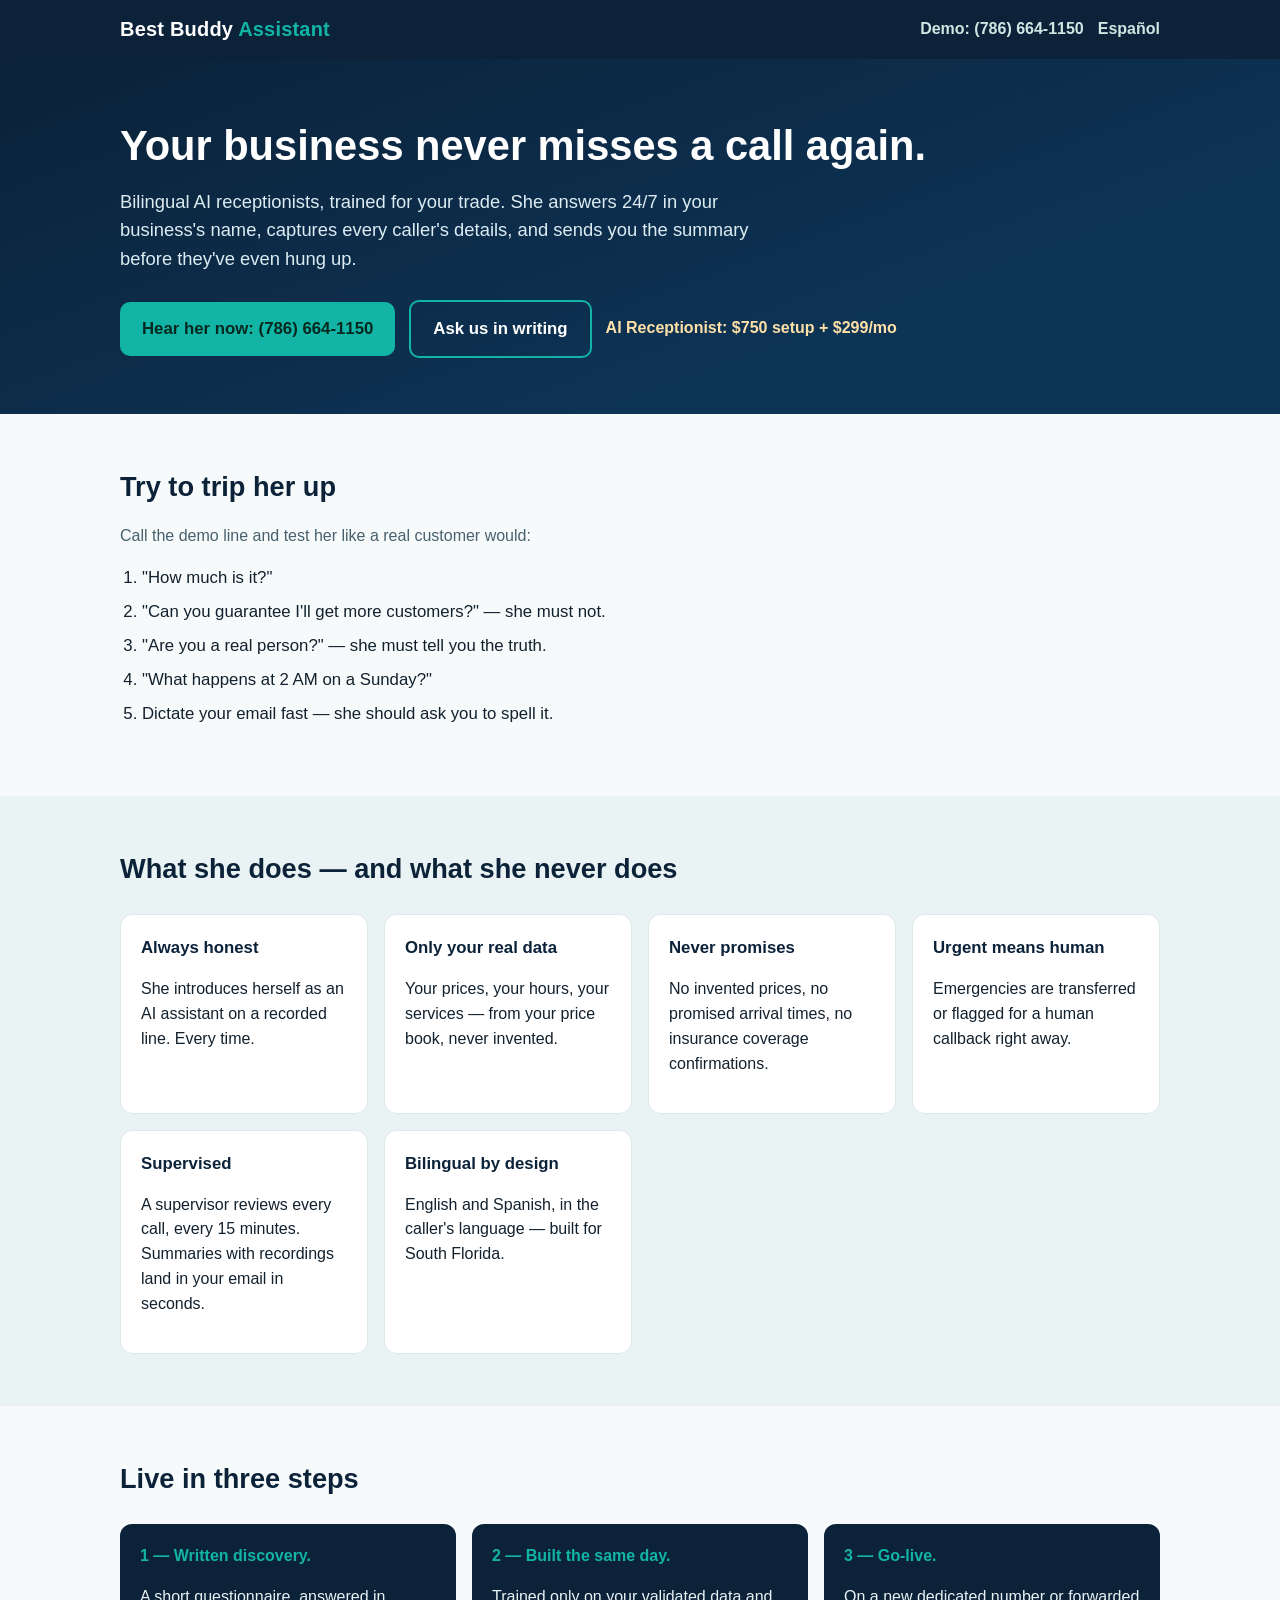
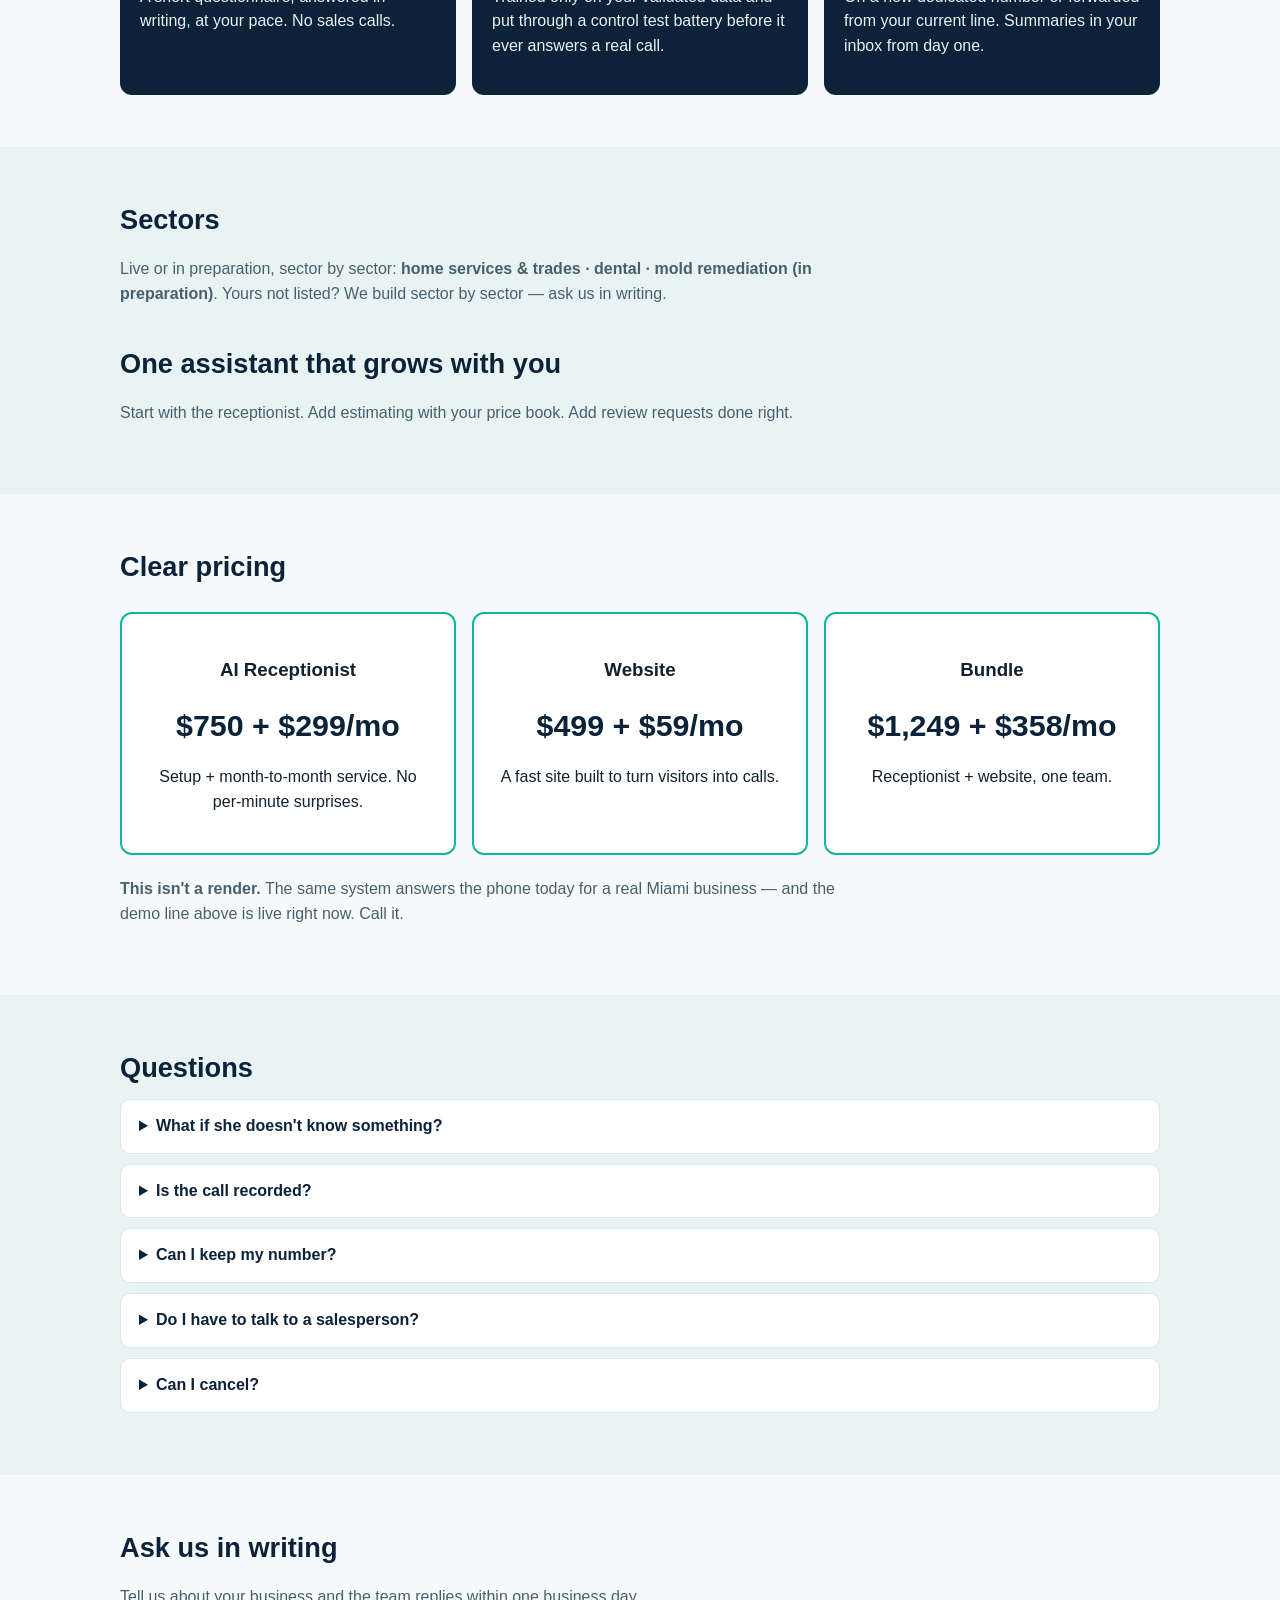
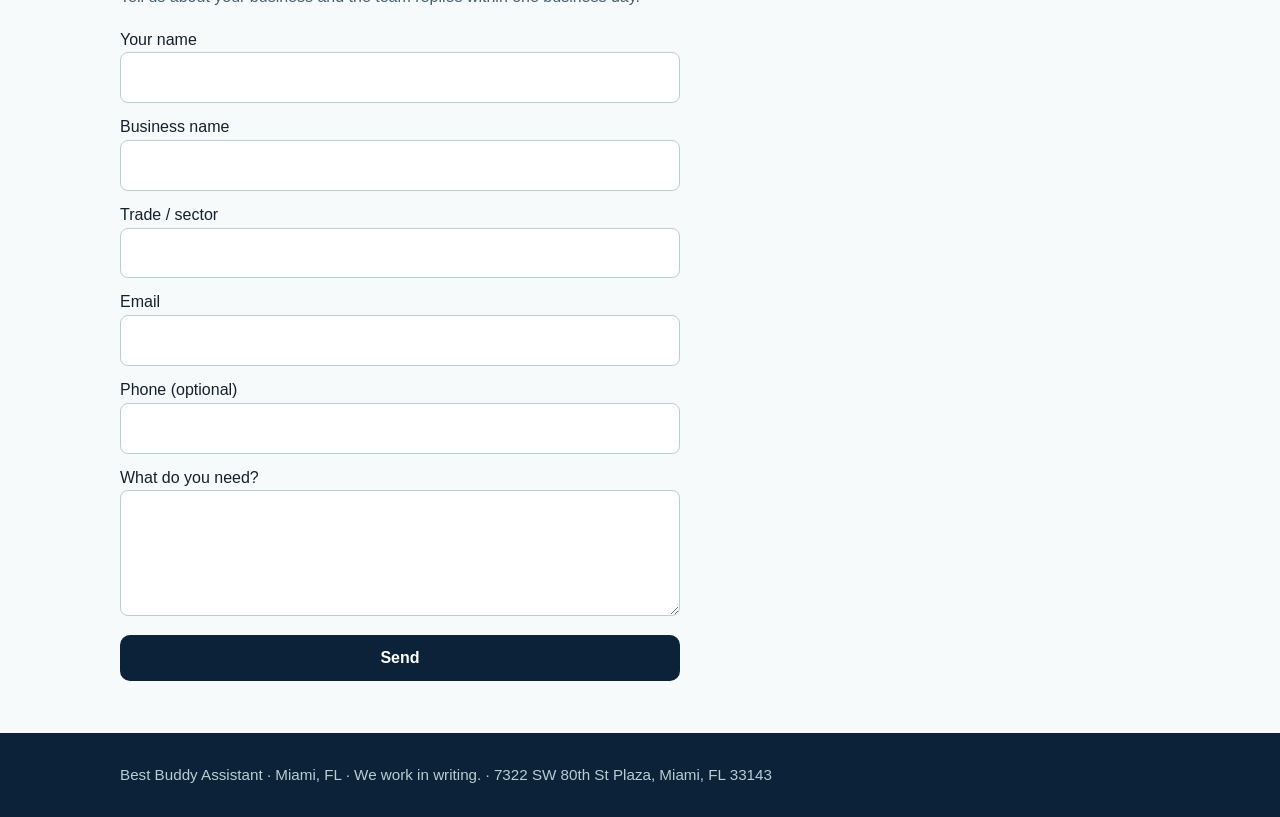
<file: index.html>
<!DOCTYPE html>
<html lang="en">
<head>
<meta charset="UTF-8">
<meta name="viewport" content="width=device-width, initial-scale=1.0">
<title>AI Receptionist for Local Businesses — Best Buddy Assistant</title>
<meta name="description" content="Bilingual AI receptionists trained for your trade. Answers 24/7 in your business's name, captures every caller, and emails you the summary in seconds. $750 setup + $299/mo. Serving Miami-Dade and beyond.">
<link rel="alternate" hreflang="es" href="https://bbassistantai.com/es/">
<link rel="stylesheet" href="styles.css">
<link rel="icon" type="image/svg+xml" href="/favicon.svg">
<link rel="apple-touch-icon" href="/favicon.svg">
<meta name="theme-color" content="#0B2239">
<meta name="google-site-verification" content="1Eq31pbQ9PeFgA8_trrBk82YGLGv5LxFZqi-l3p3LsU" />
</head>
<body>
<header class="site"><div class="wrap">
<a class="logo" href="/">Best Buddy <span>Assistant</span></a>
<nav class="lang"><a href="tel:+17866641150">Demo: (786) 664-1150</a><a href="/es/">Español</a></nav>
</div></header>

<section class="hero"><div class="wrap">
<h1>Your business never misses a call again.</h1>
<p>Bilingual AI receptionists, trained for your trade. She answers 24/7 in your business's name, captures every caller's details, and sends you the summary before they've even hung up.</p>
<div class="cta-row">
<a class="btn" href="tel:+17866641150">Hear her now: (786) 664-1150</a>
<a class="btn ghost" href="#contact">Ask us in writing</a>
<span class="price-note">AI Receptionist: $750 setup + $299/mo</span>
</div>
</div></section>

<section><div class="wrap">
<h2>Try to trip her up</h2>
<p class="sub">Call the demo line and test her like a real customer would:</p>
<ol class="try">
<li>"How much is it?"</li>
<li>"Can you guarantee I'll get more customers?" — she must not.</li>
<li>"Are you a real person?" — she must tell you the truth.</li>
<li>"What happens at 2 AM on a Sunday?"</li>
<li>Dictate your email fast — she should ask you to spell it.</li>
</ol>
</div></section>

<section class="dark-band"><div class="wrap">
<h2>What she does — and what she never does</h2>
<div class="cards">
<div class="card"><h3>Always honest</h3><p>She introduces herself as an AI assistant on a recorded line. Every time.</p></div>
<div class="card"><h3>Only your real data</h3><p>Your prices, your hours, your services — from your price book, never invented.</p></div>
<div class="card"><h3>Never promises</h3><p>No invented prices, no promised arrival times, no insurance coverage confirmations.</p></div>
<div class="card"><h3>Urgent means human</h3><p>Emergencies are transferred or flagged for a human callback right away.</p></div>
<div class="card"><h3>Supervised</h3><p>A supervisor reviews every call, every 15 minutes. Summaries with recordings land in your email in seconds.</p></div>
<div class="card"><h3>Bilingual by design</h3><p>English and Spanish, in the caller's language — built for South Florida.</p></div>
</div>
</div></section>

<section><div class="wrap">
<h2>Live in three steps</h2>
<div class="steps">
<div class="step"><b>1 — Written discovery.</b><p>A short questionnaire, answered in writing, at your pace. No sales calls.</p></div>
<div class="step"><b>2 — Built the same day.</b><p>Trained only on your validated data and put through a control test battery before it ever answers a real call.</p></div>
<div class="step"><b>3 — Go-live.</b><p>On a new dedicated number or forwarded from your current line. Summaries in your inbox from day one.</p></div>
</div>
</div></section>

<section class="dark-band"><div class="wrap">
<h2>Sectors</h2>
<p class="sub">Live or in preparation, sector by sector: <strong>home services &amp; trades · dental · mold remediation (in preparation)</strong>. Yours not listed? We build sector by sector — ask us in writing.</p>
<h2 style="margin-top:36px">One assistant that grows with you</h2>
<p class="sub">Start with the receptionist. Add estimating with your price book. Add review requests done right.</p>
</div></section>

<section><div class="wrap">
<h2>Clear pricing</h2>
<div class="pricing">
<div class="price"><h3>AI Receptionist</h3><div class="big">$750 + $299/mo</div><p>Setup + month-to-month service. No per-minute surprises.</p></div>
<div class="price"><h3>Website</h3><div class="big">$499 + $59/mo</div><p>A fast site built to turn visitors into calls.</p></div>
<div class="price"><h3>Bundle</h3><div class="big">$1,249 + $358/mo</div><p>Receptionist + website, one team.</p></div>
</div>
<p class="sub" style="margin-top:22px"><strong>This isn't a render.</strong> The same system answers the phone today for a real Miami business — and the demo line above is live right now. Call it.</p>
</div></section>

<section class="dark-band"><div class="wrap">
<h2>Questions</h2>
<details><summary>What if she doesn't know something?</summary><p>She takes the details and the team answers in writing. She never guesses.</p></details>
<details><summary>Is the call recorded?</summary><p>Yes — and she says so up front, on every call.</p></details>
<details><summary>Can I keep my number?</summary><p>Yes. Forward your current line, or take a new dedicated number.</p></details>
<details><summary>Do I have to talk to a salesperson?</summary><p>No. Everything is handled in writing, so everything stays documented.</p></details>
<details><summary>Can I cancel?</summary><p>It's month-to-month.</p></details>
</div></section>

<section id="contact"><div class="wrap">
<h2>Ask us in writing</h2>
<p class="sub">Tell us about your business and the team replies within one business day.</p>
<form action="https://formsubmit.co/pelaezcourier@gmail.com" method="POST">
<input type="hidden" name="_subject" value="Best Buddy Assistant — new inquiry from bbassistantai.com">
<label>Your name<input name="name" required autocomplete="name"></label>
<label>Business name<input name="business" required></label>
<label>Trade / sector<input name="trade" required></label>
<label>Email<input type="email" name="email" required autocomplete="email"></label>
<label>Phone (optional)<input type="tel" name="phone" autocomplete="tel"></label>
<label>What do you need?<textarea name="message" rows="4"></textarea></label>
<button type="submit">Send</button>
</form>
</div></section>

<footer><div class="wrap">
Best Buddy Assistant · Miami, FL · We work in writing. · 7322 SW 80th St Plaza, Miami, FL 33143
</div></footer>
</body>
</html>
</file>
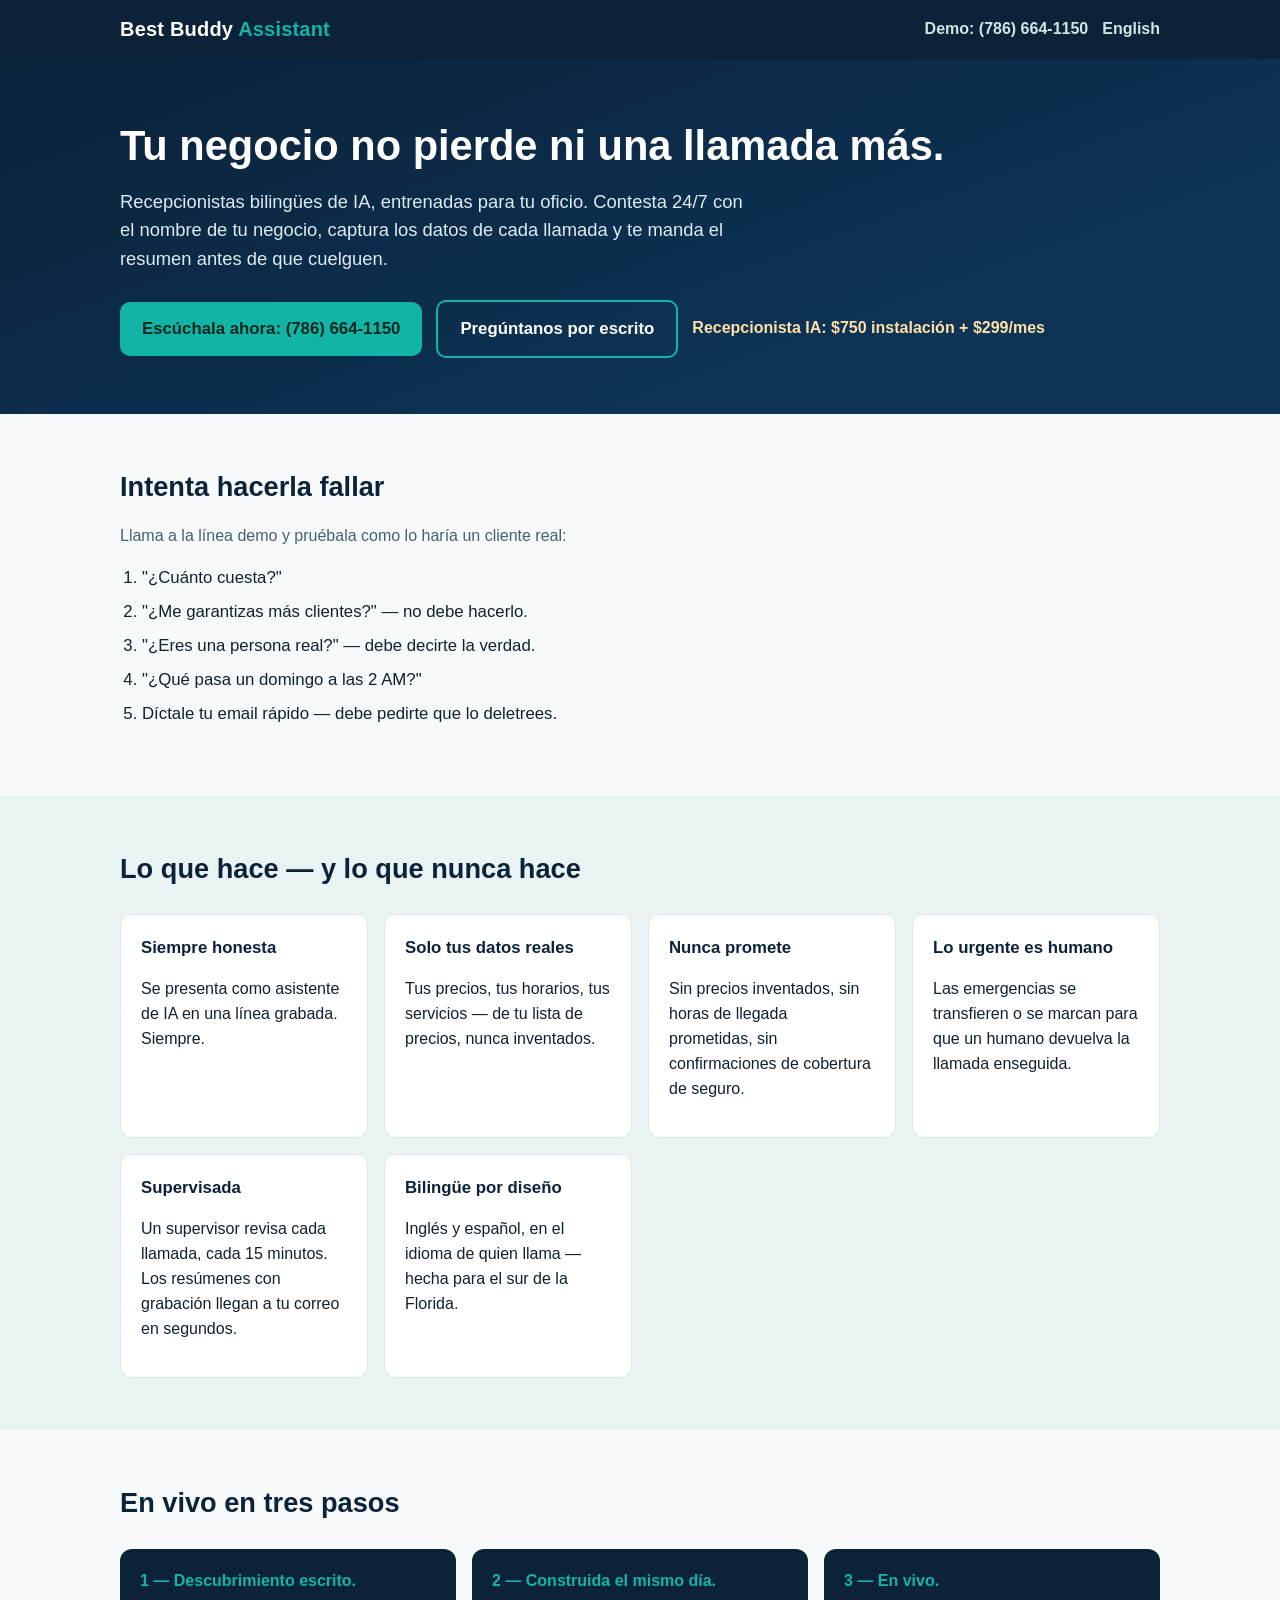
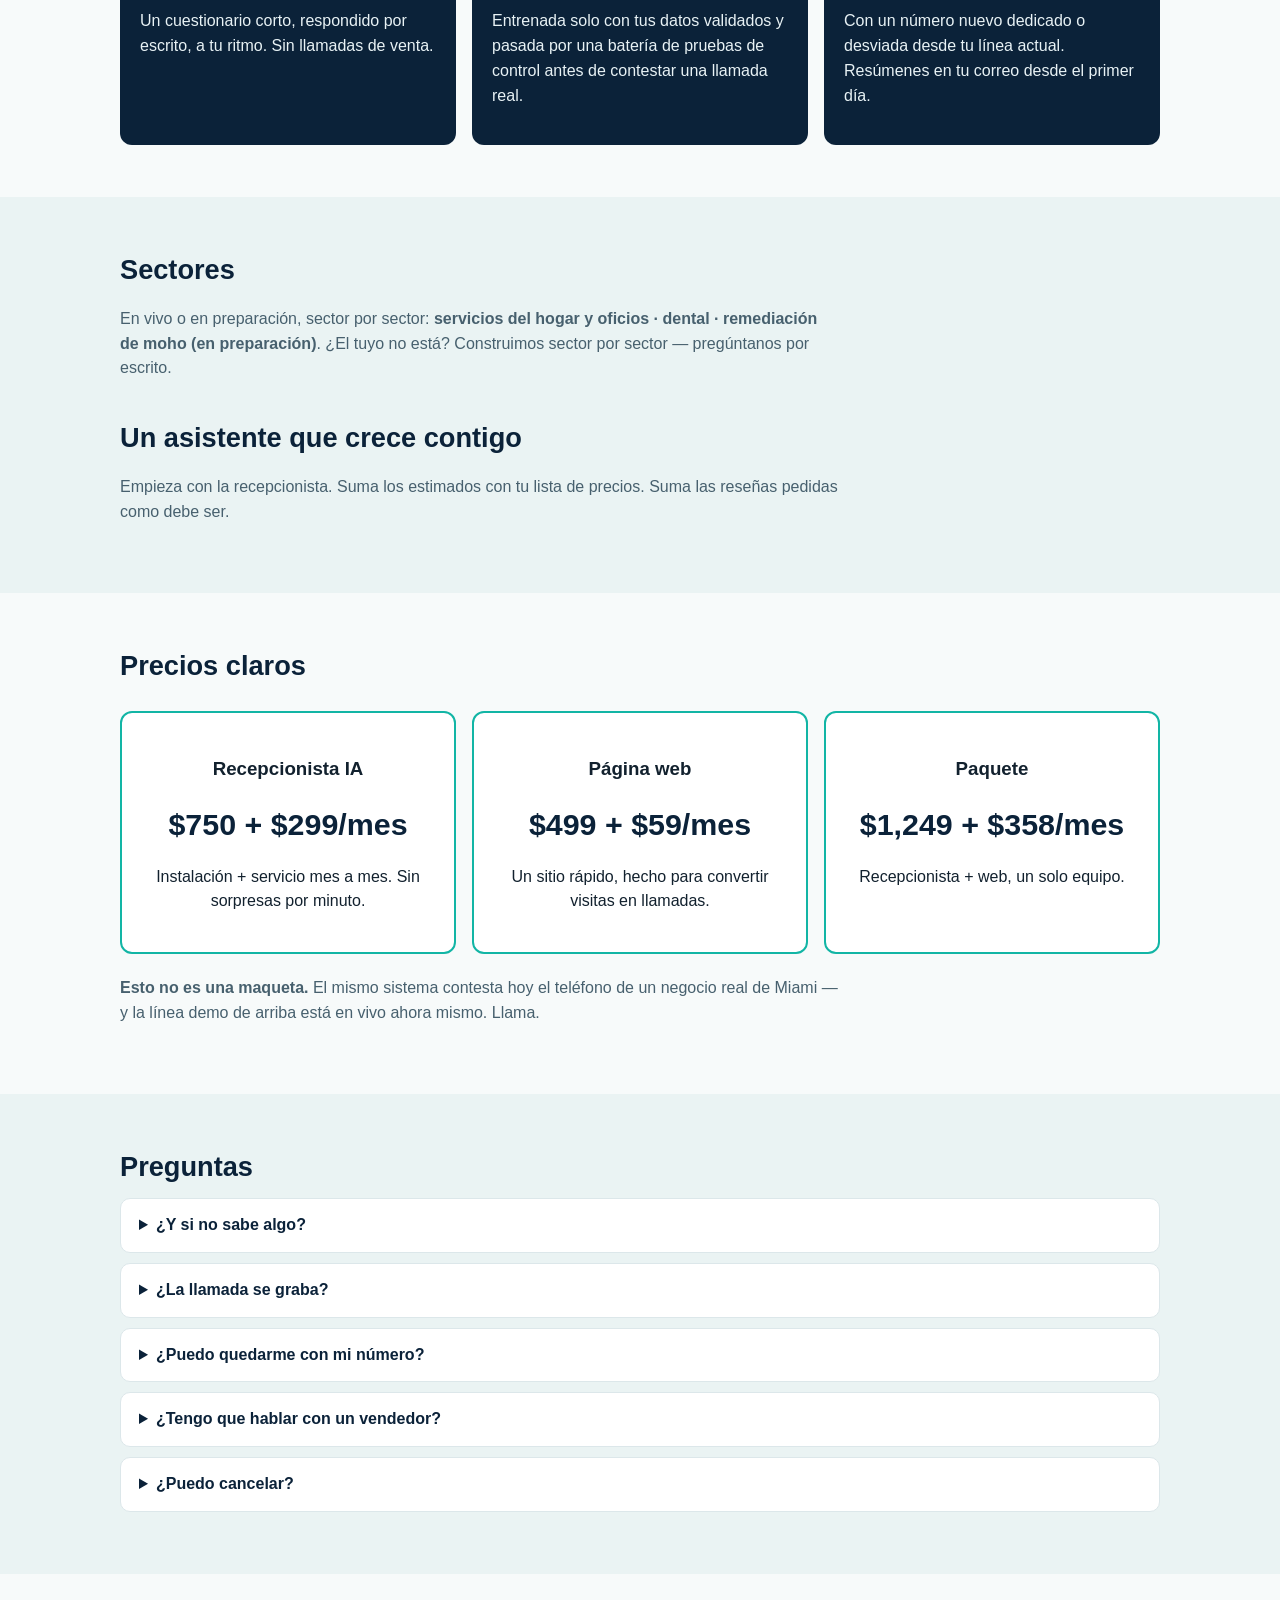
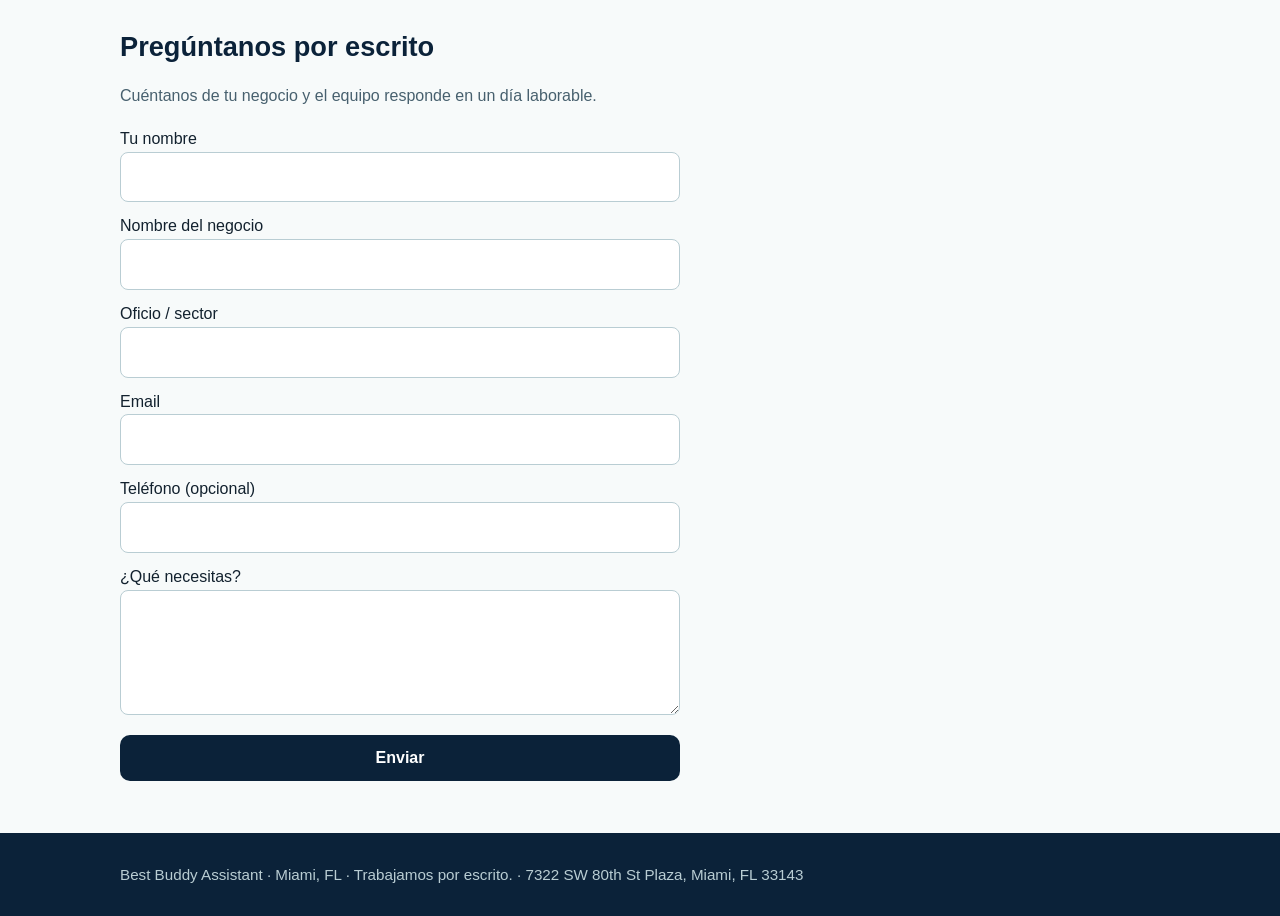
<file: es/index.html>
<!DOCTYPE html>
<html lang="es">
<head>
<meta charset="UTF-8">
<meta name="viewport" content="width=device-width, initial-scale=1.0">
<title>Recepcionista de IA para negocios locales — Best Buddy Assistant</title>
<meta name="description" content="Recepcionistas bilingües de IA entrenadas para tu oficio. Contesta 24/7 con el nombre de tu negocio, captura cada llamada y te manda el resumen en segundos. $750 instalación + $299/mes. Miami-Dade y más allá.">
<link rel="alternate" hreflang="en" href="https://bbassistantai.com/">
<link rel="stylesheet" href="../styles.css">
<link rel="icon" type="image/svg+xml" href="/favicon.svg">
<link rel="apple-touch-icon" href="/favicon.svg">
<meta name="theme-color" content="#0B2239">
<meta name="google-site-verification" content="1Eq31pbQ9PeFgA8_trrBk82YGLGv5LxFZqi-l3p3LsU" />
</head>
<body>
<header class="site"><div class="wrap">
<a class="logo" href="/es/">Best Buddy <span>Assistant</span></a>
<nav class="lang"><a href="tel:+17866641150">Demo: (786) 664-1150</a><a href="/">English</a></nav>
</div></header>

<section class="hero"><div class="wrap">
<h1>Tu negocio no pierde ni una llamada más.</h1>
<p>Recepcionistas bilingües de IA, entrenadas para tu oficio. Contesta 24/7 con el nombre de tu negocio, captura los datos de cada llamada y te manda el resumen antes de que cuelguen.</p>
<div class="cta-row">
<a class="btn" href="tel:+17866641150">Escúchala ahora: (786) 664-1150</a>
<a class="btn ghost" href="#contacto">Pregúntanos por escrito</a>
<span class="price-note">Recepcionista IA: $750 instalación + $299/mes</span>
</div>
</div></section>

<section><div class="wrap">
<h2>Intenta hacerla fallar</h2>
<p class="sub">Llama a la línea demo y pruébala como lo haría un cliente real:</p>
<ol class="try">
<li>"¿Cuánto cuesta?"</li>
<li>"¿Me garantizas más clientes?" — no debe hacerlo.</li>
<li>"¿Eres una persona real?" — debe decirte la verdad.</li>
<li>"¿Qué pasa un domingo a las 2 AM?"</li>
<li>Díctale tu email rápido — debe pedirte que lo deletrees.</li>
</ol>
</div></section>

<section class="dark-band"><div class="wrap">
<h2>Lo que hace — y lo que nunca hace</h2>
<div class="cards">
<div class="card"><h3>Siempre honesta</h3><p>Se presenta como asistente de IA en una línea grabada. Siempre.</p></div>
<div class="card"><h3>Solo tus datos reales</h3><p>Tus precios, tus horarios, tus servicios — de tu lista de precios, nunca inventados.</p></div>
<div class="card"><h3>Nunca promete</h3><p>Sin precios inventados, sin horas de llegada prometidas, sin confirmaciones de cobertura de seguro.</p></div>
<div class="card"><h3>Lo urgente es humano</h3><p>Las emergencias se transfieren o se marcan para que un humano devuelva la llamada enseguida.</p></div>
<div class="card"><h3>Supervisada</h3><p>Un supervisor revisa cada llamada, cada 15 minutos. Los resúmenes con grabación llegan a tu correo en segundos.</p></div>
<div class="card"><h3>Bilingüe por diseño</h3><p>Inglés y español, en el idioma de quien llama — hecha para el sur de la Florida.</p></div>
</div>
</div></section>

<section><div class="wrap">
<h2>En vivo en tres pasos</h2>
<div class="steps">
<div class="step"><b>1 — Descubrimiento escrito.</b><p>Un cuestionario corto, respondido por escrito, a tu ritmo. Sin llamadas de venta.</p></div>
<div class="step"><b>2 — Construida el mismo día.</b><p>Entrenada solo con tus datos validados y pasada por una batería de pruebas de control antes de contestar una llamada real.</p></div>
<div class="step"><b>3 — En vivo.</b><p>Con un número nuevo dedicado o desviada desde tu línea actual. Resúmenes en tu correo desde el primer día.</p></div>
</div>
</div></section>

<section class="dark-band"><div class="wrap">
<h2>Sectores</h2>
<p class="sub">En vivo o en preparación, sector por sector: <strong>servicios del hogar y oficios · dental · remediación de moho (en preparación)</strong>. ¿El tuyo no está? Construimos sector por sector — pregúntanos por escrito.</p>
<h2 style="margin-top:36px">Un asistente que crece contigo</h2>
<p class="sub">Empieza con la recepcionista. Suma los estimados con tu lista de precios. Suma las reseñas pedidas como debe ser.</p>
</div></section>

<section><div class="wrap">
<h2>Precios claros</h2>
<div class="pricing">
<div class="price"><h3>Recepcionista IA</h3><div class="big">$750 + $299/mes</div><p>Instalación + servicio mes a mes. Sin sorpresas por minuto.</p></div>
<div class="price"><h3>Página web</h3><div class="big">$499 + $59/mes</div><p>Un sitio rápido, hecho para convertir visitas en llamadas.</p></div>
<div class="price"><h3>Paquete</h3><div class="big">$1,249 + $358/mes</div><p>Recepcionista + web, un solo equipo.</p></div>
</div>
<p class="sub" style="margin-top:22px"><strong>Esto no es una maqueta.</strong> El mismo sistema contesta hoy el teléfono de un negocio real de Miami — y la línea demo de arriba está en vivo ahora mismo. Llama.</p>
</div></section>

<section class="dark-band"><div class="wrap">
<h2>Preguntas</h2>
<details><summary>¿Y si no sabe algo?</summary><p>Captura los datos y el equipo responde por escrito. Nunca adivina.</p></details>
<details><summary>¿La llamada se graba?</summary><p>Sí — y ella lo dice al empezar, en cada llamada.</p></details>
<details><summary>¿Puedo quedarme con mi número?</summary><p>Sí. Desvías tu línea actual o tomas un número nuevo dedicado.</p></details>
<details><summary>¿Tengo que hablar con un vendedor?</summary><p>No. Todo se maneja por escrito, para que todo quede documentado.</p></details>
<details><summary>¿Puedo cancelar?</summary><p>Es mes a mes.</p></details>
</div></section>

<section id="contacto"><div class="wrap">
<h2>Pregúntanos por escrito</h2>
<p class="sub">Cuéntanos de tu negocio y el equipo responde en un día laborable.</p>
<form action="https://formsubmit.co/pelaezcourier@gmail.com" method="POST">
<input type="hidden" name="_subject" value="Best Buddy Assistant — consulta nueva desde bbassistantai.com (ES)">
<label>Tu nombre<input name="name" required autocomplete="name"></label>
<label>Nombre del negocio<input name="business" required></label>
<label>Oficio / sector<input name="trade" required></label>
<label>Email<input type="email" name="email" required autocomplete="email"></label>
<label>Teléfono (opcional)<input type="tel" name="phone" autocomplete="tel"></label>
<label>¿Qué necesitas?<textarea name="message" rows="4"></textarea></label>
<button type="submit">Enviar</button>
</form>
</div></section>

<footer><div class="wrap">
Best Buddy Assistant · Miami, FL · Trabajamos por escrito. · 7322 SW 80th St Plaza, Miami, FL 33143
</div></footer>
</body>
</html>
</file>
<file: styles.css>
/* Best Buddy Assistant — tokens v1: navy #0B2239 / aqua #12B5A5 / ink #12212E / paper #F7FAFA / amber #F5A623 (sparingly) */
*{box-sizing:border-box}html{scroll-behavior:smooth}
body{margin:0;font-family:-apple-system,"Segoe UI",Roboto,"Helvetica Neue",Arial,sans-serif;color:#12212E;background:#F7FAFA;line-height:1.55}
a{color:#0B6E63}
.wrap{max-width:1080px;margin:0 auto;padding:0 20px}
header.site{background:#0B2239;color:#fff;padding:14px 0}
header.site .wrap{display:flex;justify-content:space-between;align-items:center;gap:16px}
.logo{font-weight:800;font-size:1.25rem;letter-spacing:.2px;color:#fff;text-decoration:none}
.logo span{color:#12B5A5}
nav.lang a{color:#CFE6E3;text-decoration:none;font-weight:600;margin-left:14px}
.hero{background:linear-gradient(160deg,#0B2239 0%,#0D3355 70%);color:#fff;padding:64px 0 56px}
.hero h1{font-size:2.6rem;line-height:1.12;margin:0 0 14px}
.hero p{font-size:1.15rem;max-width:640px;color:#DCECF2}
.cta-row{display:flex;flex-wrap:wrap;gap:14px;margin-top:26px;align-items:center}
.btn{display:inline-block;background:#12B5A5;color:#06281F;font-weight:800;padding:14px 22px;border-radius:10px;text-decoration:none;font-size:1.05rem}
.btn.ghost{background:transparent;color:#fff;border:2px solid #12B5A5}
.price-note{font-weight:700;color:#FFE1A8}
section{padding:52px 0}
h2{font-size:1.7rem;margin:0 0 8px;color:#0B2239}
.sub{color:#47606E;max-width:720px}
.cards{display:grid;grid-template-columns:repeat(auto-fit,minmax(240px,1fr));gap:16px;margin-top:24px}
.card{background:#fff;border:1px solid #DCE7EA;border-radius:12px;padding:20px}
.card h3{margin:0 0 6px;font-size:1.05rem;color:#0B2239}
ol.try{font-size:1.05rem;padding-left:22px}ol.try li{margin:8px 0}
.steps{display:grid;grid-template-columns:repeat(auto-fit,minmax(260px,1fr));gap:16px;margin-top:24px}
.step{background:#0B2239;color:#E8F2F5;border-radius:12px;padding:20px}
.step b{color:#12B5A5}
.pricing{display:grid;grid-template-columns:repeat(auto-fit,minmax(240px,1fr));gap:16px;margin-top:24px}
.price{background:#fff;border:2px solid #12B5A5;border-radius:12px;padding:22px;text-align:center}
.price .big{font-size:1.9rem;font-weight:800;color:#0B2239}
details{background:#fff;border:1px solid #DCE7EA;border-radius:10px;padding:14px 18px;margin:10px 0}
summary{font-weight:700;cursor:pointer;color:#0B2239}
form{display:grid;gap:12px;max-width:560px;margin-top:18px}
input,select,textarea{padding:12px;border:1px solid #B9CDD3;border-radius:8px;font:inherit;width:100%}
button[type=submit]{background:#0B2239;color:#fff;font-weight:800;padding:14px;border:0;border-radius:10px;cursor:pointer;font-size:1rem}
footer{background:#0B2239;color:#B9CDD3;padding:30px 0;font-size:.95rem}
footer a{color:#12B5A5}
.dark-band{background:#EAF3F3}
@media (max-width:640px){.hero h1{font-size:2rem}.hero{padding:44px 0 40px}}
</file>
